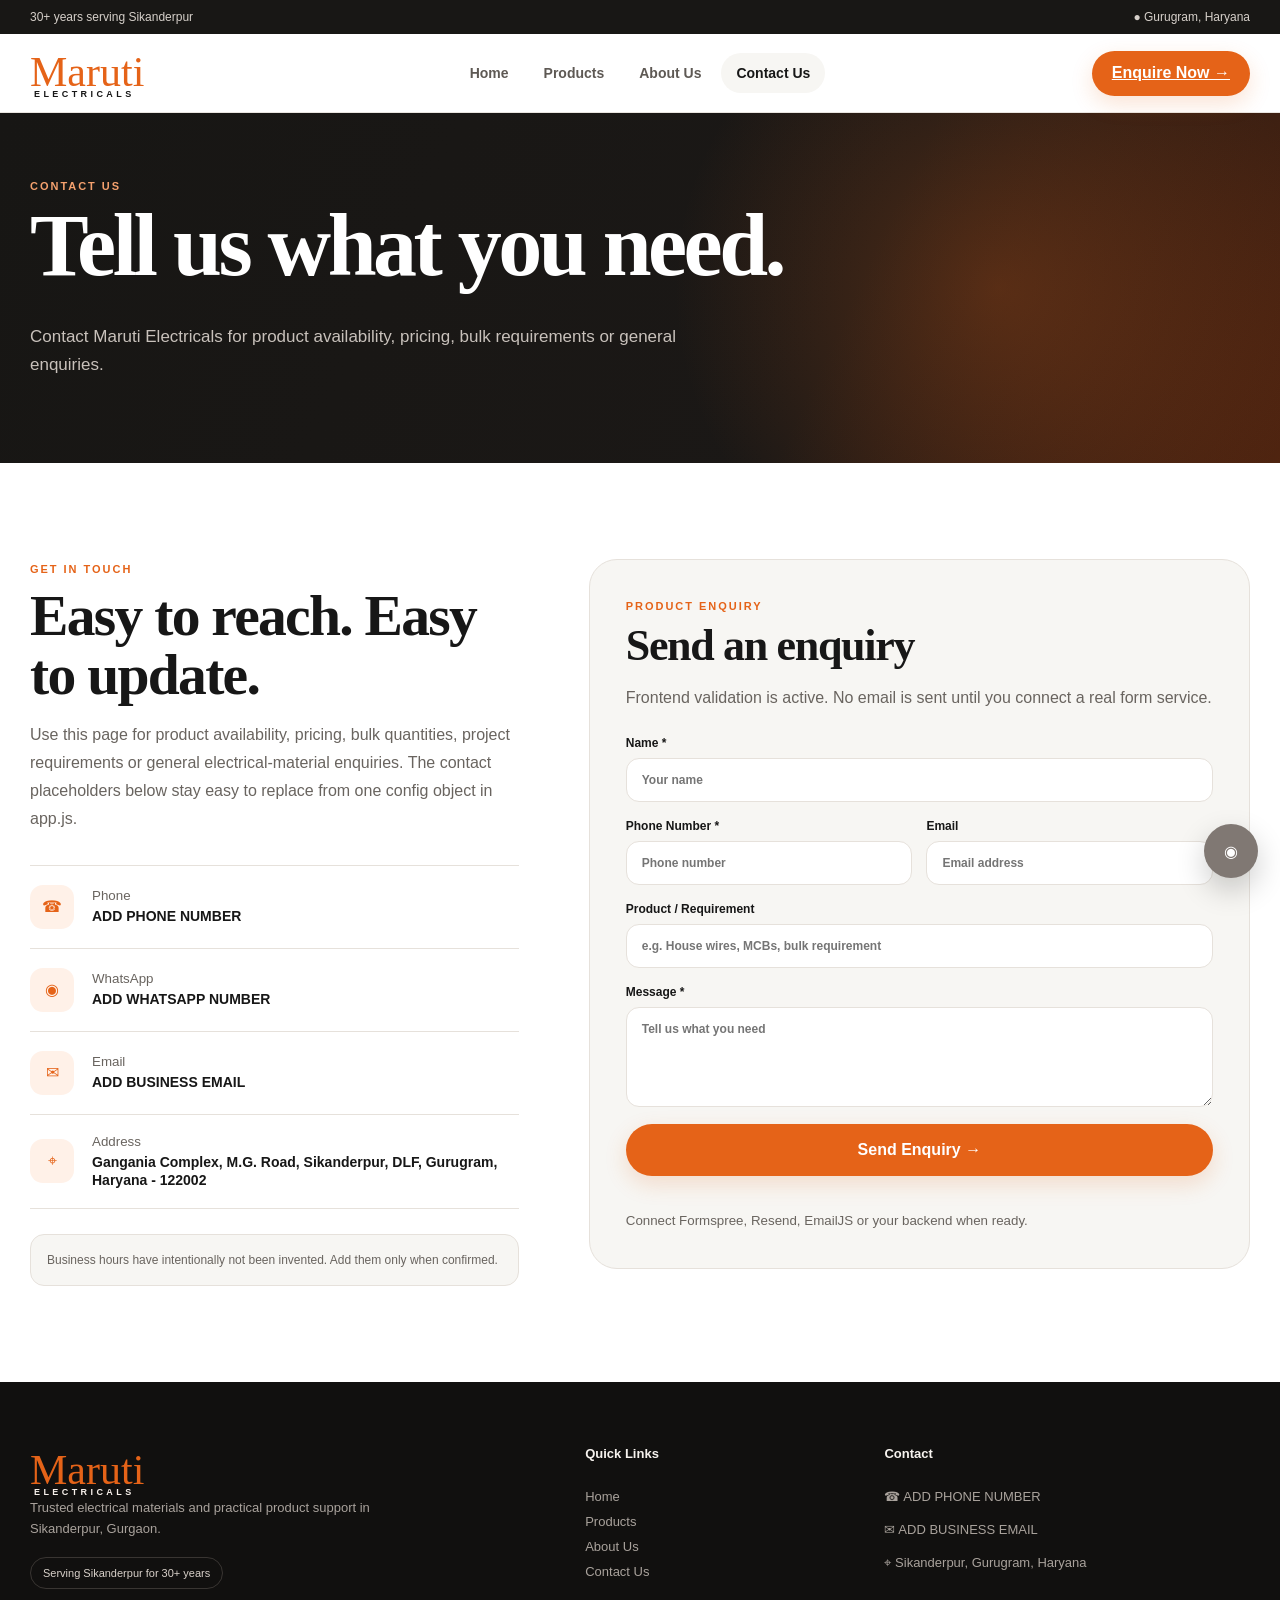
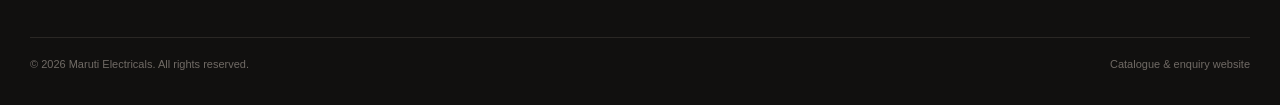
<file: contact.html>
<!doctype html><html lang="en"><head><meta charset="UTF-8"><meta name="viewport" content="width=device-width,initial-scale=1"><meta name="theme-color" content="#e56318"><link rel="stylesheet" href="styles.css"><script src="app.js"></script><title>Contact Us | Maruti Electricals</title><meta name="description" content="Contact Maruti Electricals for electrical product pricing, availability and bulk enquiries."></head><body><div id="siteHeader" data-active="Contact Us"></div><main><section class="page-hero contact-hero"><div class="container page-hero-inner"><span class="eyebrow light">Contact Us</span><h1>Tell us what you need.</h1><p>Contact Maruti Electricals for product availability, pricing, bulk requirements or general enquiries.</p></div></section><section class="section contact-section"><div class="container contact-grid"><div class="contact-details"><span class="eyebrow orange">Get in touch</span><h2>Easy to reach. Easy to update.</h2><p>Use this page for product availability, pricing, bulk quantities, project requirements or general electrical-material enquiries. The contact placeholders below stay easy to replace from one config object in app.js.</p><div class="contact-list"><div><span>☎</span><div><small>Phone</small><strong id="cPhone"></strong></div></div><div><span>◉</span><div><small>WhatsApp</small><strong id="cWhatsapp"></strong></div></div><div><span>✉</span><div><small>Email</small><strong id="cEmail"></strong></div></div><div><span>⌖</span><div><small>Address</small><strong id="cAddress"></strong></div></div></div><div class="config-note">Business hours have intentionally not been invented. Add them only when confirmed.</div></div><form class="enquiry-form" id="enquiryForm"><div class="form-head"><span class="eyebrow orange">Product Enquiry</span><h2>Send an enquiry</h2><p>Frontend validation is active. No email is sent until you connect a real form service.</p></div><label>Name *<input id="name" placeholder="Your name"></label><div class="form-two"><label>Phone Number *<input id="phone" placeholder="Phone number"></label><label>Email<input id="email" type="email" placeholder="Email address"></label></div><label>Product / Requirement<input id="product" placeholder="e.g. House wires, MCBs, bulk requirement"></label><label>Message *<textarea id="message" rows="5" placeholder="Tell us what you need"></textarea></label><button class="btn btn-primary btn-lg" type="submit">Send Enquiry →</button><div id="formStatus"></div><small class="form-helper">Connect Formspree, Resend, EmailJS or your backend when ready.</small></form></div></section></main><script>
document.addEventListener('DOMContentLoaded',()=>{cPhone.textContent=BUSINESS.phone;cWhatsapp.textContent=BUSINESS.whatsapp;cEmail.textContent=BUSINESS.email;cAddress.textContent=BUSINESS.address;const p=sessionStorage.getItem('marutiEnquiryProduct');if(p){product.value=p;sessionStorage.removeItem('marutiEnquiryProduct');}enquiryForm.addEventListener('submit',e=>{e.preventDefault();if(!name.value.trim()||!phone.value.trim()||!message.value.trim()){formStatus.className='form-status';formStatus.textContent='Please fill in your name, phone number and message.';return;}formStatus.className='form-status';formStatus.textContent='Form validated. Connect Formspree, Resend, EmailJS or your backend to send enquiries.';});});
</script><script>document.getElementById('siteHeader').outerHTML=header('Contact Us');document.write(footer())</script><div id="modalRoot"></div></body></html>
</file>
<file: styles.css>
:root {
  --primary-orange: #e56318;
  --primary-orange-dark: #bd4810;
  --orange-soft: #fff1e8;
  --background: #ffffff;
  --surface: #f7f6f3;
  --surface-warm: #f5f0ea;
  --text-primary: #171717;
  --text-secondary: #69645f;
  --border: #e6e1db;
  --dark: #181715;
  --dark-2: #24211f;
  --white: #ffffff;
  --shadow: 0 18px 50px rgba(33, 24, 18, 0.08);
  --radius: 22px;
  --radius-sm: 14px;
  --container: 1220px;
}

* { box-sizing: border-box; }
html { scroll-behavior: smooth; }
body {
  margin: 0;
  background: var(--background);
  color: var(--text-primary);
  font-family: Arial, Helvetica, sans-serif;
  -webkit-font-smoothing: antialiased;
}
button, input, textarea { font: inherit; }
button { cursor: pointer; }
a { color: inherit; }
img { max-width: 100%; display: block; }
.container { width: min(calc(100% - 40px), var(--container)); margin: 0 auto; }
.section { padding: 96px 0; }

.utility-bar { background: var(--dark); color: #d6d0ca; font-size: 12px; }
.utility-inner { min-height: 34px; display: flex; align-items: center; justify-content: space-between; gap: 18px; }
.utility-location { display: inline-flex; align-items: center; gap: 6px; }
.site-header { position: sticky; top: 0; z-index: 60; background: rgba(255,255,255,.94); backdrop-filter: blur(14px); border-bottom: 1px solid rgba(230,225,219,.85); }
.nav-inner { height: 78px; display: grid; grid-template-columns: 1fr auto 1fr; align-items: center; }
.brand-mark { border: 0; background: transparent; display: inline-flex; flex-direction: column; align-items: flex-start; padding: 0; color: var(--text-primary); line-height: 1; }
.brand-script { font-family: 'Brush Script MT', 'Segoe Script', cursive; font-size: 42px; color: var(--primary-orange); transform: translateY(3px); }
.brand-sub { font-size: 9px; letter-spacing: .38em; font-weight: 700; margin-left: 4px; }
.brand-mark--light .brand-sub { color: #f7f0eb; }
.desktop-nav { display: flex; align-items: center; gap: 5px; }
.nav-link { border: 0; background: transparent; padding: 12px 15px; border-radius: 999px; color: #5e5954; font-size: 14px; font-weight: 600; }
.nav-link:hover, .nav-link.active { color: var(--text-primary); background: var(--surface); }
.nav-actions { display: flex; justify-content: flex-end; align-items: center; }
.menu-btn { display: none; border: 0; background: var(--surface); border-radius: 12px; width: 44px; height: 44px; place-items: center; }
.mobile-panel { border-top: 1px solid var(--border); background: #fff; }
.mobile-links { padding: 16px 0 22px; display: grid; }
.mobile-link { border: 0; border-bottom: 1px solid var(--border); background: transparent; text-align: left; padding: 14px 4px; font-weight: 600; color: var(--text-secondary); }
.mobile-link.active { color: var(--primary-orange); }
.mobile-enquire { margin-top: 18px; }

.btn { border: 0; border-radius: 999px; min-height: 45px; padding: 0 20px; display: inline-flex; align-items: center; justify-content: center; gap: 8px; font-weight: 700; transition: .2s ease; }
.btn:hover { transform: translateY(-1px); }
.btn-primary { background: var(--primary-orange); color: white; box-shadow: 0 8px 22px rgba(229,99,24,.18); }
.btn-primary:hover { background: var(--primary-orange-dark); }
.btn-dark { background: var(--dark); color: white; }
.btn-light { background: white; color: var(--dark); }
.btn-ghost { background: transparent; color: var(--text-primary); border: 1px solid var(--border); }
.btn-lg { min-height: 52px; padding: 0 24px; }

.hero { overflow: hidden; background: linear-gradient(135deg, #fff 0%, #fbf7f3 62%, #fff1e7 100%); border-bottom: 1px solid var(--border); }
.hero-grid { min-height: 690px; display: grid; grid-template-columns: 1.02fr .98fr; align-items: center; gap: 50px; padding: 78px 0 64px; }
.trust-chip { display: inline-flex; gap: 9px; align-items: center; background: white; border: 1px solid var(--border); border-radius: 999px; padding: 8px 13px; font-size: 12px; font-weight: 700; box-shadow: 0 7px 20px rgba(0,0,0,.04); }
.trust-chip span { width: 8px; height: 8px; border-radius: 50%; background: var(--primary-orange); box-shadow: 0 0 0 5px var(--orange-soft); }
.hero h1 { font-family: Georgia, 'Times New Roman', serif; font-size: clamp(54px, 6.3vw, 92px); line-height: .98; letter-spacing: -.045em; margin: 25px 0 24px; max-width: 760px; }
.hero h1 em { color: var(--primary-orange); font-weight: 700; }
.hero-copy > p { font-size: 19px; line-height: 1.7; color: var(--text-secondary); max-width: 620px; }
.hero-actions { display: flex; gap: 12px; margin: 32px 0 42px; flex-wrap: wrap; }
.hero-meta { display: grid; grid-template-columns: repeat(3, minmax(0,1fr)); max-width: 670px; border-top: 1px solid var(--border); padding-top: 24px; }
.hero-meta div { display: grid; gap: 4px; padding-right: 22px; }
.hero-meta div + div { padding-left: 22px; border-left: 1px solid var(--border); }
.hero-meta strong { font-size: 17px; }
.hero-meta span { color: var(--text-secondary); font-size: 12px; }
.hero-art { position: relative; height: 560px; display: grid; place-items: center; }
.hero-glow { position: absolute; width: 350px; height: 350px; background: radial-gradient(circle, rgba(229,99,24,.24), rgba(229,99,24,0) 70%); filter: blur(5px); }
.hero-orbit { position: absolute; border: 1px solid rgba(229,99,24,.22); border-radius: 50%; }
.orbit-one { width: 440px; height: 440px; }
.orbit-two { width: 550px; height: 550px; border-style: dashed; opacity: .55; }
.hero-panel { position: absolute; z-index: 2; background: rgba(255,255,255,.9); backdrop-filter: blur(12px); border: 1px solid rgba(255,255,255,.9); box-shadow: 0 25px 65px rgba(76,44,23,.12); }
.main-panel { width: 300px; height: 365px; border-radius: 32px; display: flex; flex-direction: column; align-items: center; justify-content: center; color: var(--primary-orange); transform: rotate(-4deg); }
.main-panel span { color: var(--text-secondary); font-size: 11px; letter-spacing: .24em; margin-top: 25px; }
.main-panel b { color: var(--text-primary); font-size: 24px; margin-top: 5px; }
.mini-panel { width: 145px; height: 112px; border-radius: 22px; display: flex; flex-direction: column; gap: 10px; justify-content: center; align-items: center; color: var(--primary-orange); font-size: 12px; font-weight: 700; }
.mini-a { left: 0; top: 88px; transform: rotate(5deg); }
.mini-b { right: 8px; top: 125px; transform: rotate(-5deg); }
.mini-c { right: 25px; bottom: 90px; transform: rotate(6deg); }

.eyebrow { font-size: 11px; text-transform: uppercase; letter-spacing: .18em; font-weight: 800; color: var(--text-secondary); }
.eyebrow.orange { color: var(--primary-orange); }
.eyebrow.light { color: #f5a16e; }
.section-heading { margin-bottom: 42px; }
.section-heading h2, .heritage-copy h2, .location-copy h2, .story-copy h2, .contact-details h2, .form-head h2 { font-family: Georgia, 'Times New Roman', serif; font-size: clamp(38px, 4.5vw, 62px); line-height: 1.03; letter-spacing: -.03em; margin: 9px 0 0; }
.section-heading p, .heritage-copy p, .location-copy p, .story-copy p, .contact-details > p, .form-head p { color: var(--text-secondary); line-height: 1.75; }
.heading-row { display: grid; grid-template-columns: 1fr .65fr; gap: 80px; align-items: end; }
.heading-row > p { margin: 0; max-width: 500px; justify-self: end; }
.centered { text-align: center; max-width: 720px; margin-left: auto; margin-right: auto; }
.centered p { margin: 14px auto 0; max-width: 640px; }

.category-section { background: #fff; }
.category-grid { display: grid; grid-template-columns: repeat(4, 1fr); gap: 14px; }
.category-card { border: 1px solid var(--border); background: var(--surface); min-height: 250px; border-radius: 20px; padding: 26px; text-align: left; transition: .25s ease; position: relative; overflow: hidden; }
.category-card::after { content: ''; position: absolute; width: 110px; height: 110px; border-radius: 50%; background: var(--orange-soft); right: -45px; top: -45px; transition: .25s ease; }
.category-card:hover { transform: translateY(-5px); background: white; box-shadow: var(--shadow); border-color: #efd1bf; }
.category-card:hover::after { transform: scale(1.5); }
.category-icon { width: 54px; height: 54px; display: grid; place-items: center; border-radius: 15px; background: white; color: var(--primary-orange); border: 1px solid var(--border); position: relative; z-index: 1; }
.category-card h3 { margin: 22px 0 9px; font-size: 17px; position: relative; z-index: 1; }
.category-card p { margin: 0; color: var(--text-secondary); line-height: 1.6; font-size: 13px; position: relative; z-index: 1; }
.category-card > span { position: absolute; bottom: 24px; left: 26px; display: inline-flex; align-items: center; gap: 7px; color: var(--primary-orange); font-size: 12px; font-weight: 800; }

.featured-section { background: var(--surface); }
.product-grid { display: grid; gap: 18px; }
.featured-grid { grid-template-columns: repeat(3, 1fr); }
.catalogue-grid { grid-template-columns: repeat(3, 1fr); }
.product-card { background: white; border: 1px solid var(--border); border-radius: 22px; overflow: hidden; transition: .25s ease; }
.product-card:hover { transform: translateY(-4px); box-shadow: var(--shadow); }
.product-visual { height: 260px; width: 100%; border: 0; background: linear-gradient(145deg, #f6f4f1, #fbfaf9); position: relative; display: grid; place-items: center; color: var(--primary-orange); overflow: hidden; }
.product-visual::before { content: ''; position: absolute; width: 170px; height: 170px; border-radius: 50%; background: white; box-shadow: 0 12px 40px rgba(0,0,0,.04); }
.product-visual svg, .product-visual img { position: relative; z-index: 2; }
.visual-grid { position: absolute; inset: 0; opacity: .25; background-image: linear-gradient(#dedad5 1px, transparent 1px), linear-gradient(90deg, #dedad5 1px, transparent 1px); background-size: 28px 28px; mask-image: linear-gradient(to bottom, transparent, black 20%, black 80%, transparent); }
.product-copy { padding: 22px; }
.product-copy h3 { font-size: 19px; margin: 7px 0 8px; }
.product-copy p { color: var(--text-secondary); line-height: 1.6; font-size: 13px; min-height: 42px; }
.product-actions { display: flex; align-items: center; justify-content: space-between; gap: 12px; border-top: 1px solid var(--border); margin-top: 18px; padding-top: 16px; }
.text-link { border: 0; background: transparent; padding: 0; display: inline-flex; align-items: center; gap: 6px; font-size: 12px; font-weight: 800; }
.mini-enquire { border: 0; border-radius: 999px; background: var(--orange-soft); color: var(--primary-orange-dark); font-size: 11px; font-weight: 800; padding: 8px 12px; }
.product-card--compact .product-visual { height: 210px; }
.product-card--compact .product-copy p { display: none; }
.center-cta { display: flex; justify-content: center; margin-top: 34px; }

.why-section { background: #fff; }
.reason-grid { display: grid; grid-template-columns: repeat(3, 1fr); border: 1px solid var(--border); border-radius: 24px; overflow: hidden; }
.reason-card { padding: 30px; min-height: 190px; }
.reason-card:nth-child(-n+3) { border-bottom: 1px solid var(--border); }
.reason-card:not(:nth-child(3n)) { border-right: 1px solid var(--border); }
.reason-card svg { color: var(--primary-orange); }
.reason-card h3 { margin: 18px 0 8px; font-size: 16px; }
.reason-card p { margin: 0; color: var(--text-secondary); line-height: 1.6; font-size: 13px; }

.heritage-section { background: var(--dark); color: white; padding: 94px 0; overflow: hidden; position: relative; }
.heritage-section::after { content: ''; position: absolute; width: 440px; height: 440px; border: 1px solid rgba(255,255,255,.08); border-radius: 50%; right: -120px; top: -120px; }
.heritage-grid { display: grid; grid-template-columns: .75fr 1.25fr; gap: 90px; align-items: center; position: relative; z-index: 1; }
.heritage-number { font-family: Georgia, 'Times New Roman', serif; display: flex; align-items: flex-start; color: var(--primary-orange); }
.heritage-number > span { font-size: clamp(150px, 19vw, 260px); line-height: .72; letter-spacing: -.08em; }
.heritage-number sup { font-size: 55px; }
.heritage-number small { writing-mode: vertical-rl; font-family: 'DM Sans', sans-serif; color: #ded5ce; font-size: 10px; letter-spacing: .3em; margin: 20px 0 0 15px; }
.heritage-copy p { color: #bbb3ad; max-width: 700px; font-size: 16px; }
.heritage-copy .btn { margin-top: 20px; }

.find-section { background: white; }
.find-card { background: var(--surface-warm); border: 1px solid var(--border); border-radius: 28px; padding: 42px; display: grid; grid-template-columns: auto 1fr auto; gap: 28px; align-items: center; }
.find-icon { width: 72px; height: 72px; border-radius: 20px; display: grid; place-items: center; background: var(--primary-orange); color: white; }
.find-card h2 { margin: 6px 0 6px; font-family: Georgia, 'Times New Roman', serif; font-size: 36px; }
.find-card p { color: var(--text-secondary); margin: 0; }

.location-section { padding-top: 30px; }
.location-grid { display: grid; grid-template-columns: .8fr 1.2fr; gap: 60px; align-items: center; }
.location-copy p { font-size: 17px; line-height: 1.8; }
.map-placeholder { min-height: 390px; border-radius: 28px; background: #eeece8; border: 1px solid var(--border); display: flex; align-items: center; justify-content: center; flex-direction: column; position: relative; overflow: hidden; color: var(--primary-orange); }
.map-placeholder strong { color: var(--text-primary); font-size: 22px; margin-top: 10px; }
.map-placeholder span { color: var(--text-secondary); font-size: 12px; margin-top: 7px; text-align: center; padding: 0 20px; }
.map-grid { position: absolute; inset: -30px; opacity: .55; background-image: linear-gradient(36deg, transparent 40%, #d9d4cf 41%, #d9d4cf 44%, transparent 45%), linear-gradient(-34deg, transparent 44%, #d9d4cf 45%, #d9d4cf 48%, transparent 49%); background-size: 110px 90px; }
.map-placeholder > :not(.map-grid) { position: relative; z-index: 1; }

.page-hero { background: var(--dark); color: white; position: relative; overflow: hidden; }
.page-hero::after { content: ''; position: absolute; inset: 0; background: radial-gradient(circle at 78% 50%, rgba(229,99,24,.25), transparent 32%); pointer-events: none; }
.page-hero-inner { min-height: 350px; display: flex; flex-direction: column; justify-content: center; position: relative; z-index: 1; }
.page-hero h1 { font-family: Georgia, 'Times New Roman', serif; font-size: clamp(52px, 7vw, 88px); line-height: .95; margin: 12px 0 18px; letter-spacing: -.04em; max-width: 870px; }
.page-hero p { color: #c8c1bb; max-width: 720px; font-size: 17px; line-height: 1.65; }
.products-hero { background: linear-gradient(115deg, #171614 0%, #201b18 68%, #5b2811 100%); }
.about-hero { background: linear-gradient(115deg, #171614 0%, #241c18 60%, #713314 100%); }
.contact-hero { background: linear-gradient(115deg, #171614 0%, #1b1816 65%, #4f2410 100%); }

.catalog-toolbar { display: flex; justify-content: space-between; gap: 18px; align-items: center; margin-bottom: 18px; }
.search-box { display: flex; align-items: center; gap: 10px; height: 50px; border: 1px solid var(--border); border-radius: 999px; padding: 0 18px; min-width: min(100%, 460px); background: white; }
.search-box svg { color: var(--text-secondary); }
.search-box input { border: 0; outline: 0; width: 100%; background: transparent; }
.result-count { color: var(--text-secondary); display: flex; align-items: center; gap: 7px; font-size: 13px; }
.filter-row { display: flex; flex-wrap: wrap; gap: 8px; margin: 0 0 32px; }
.filter-pill { border: 1px solid var(--border); background: white; color: var(--text-secondary); border-radius: 999px; padding: 9px 14px; font-size: 12px; font-weight: 700; }
.filter-pill.active { background: var(--dark); border-color: var(--dark); color: white; }
.empty-state { padding: 70px 20px; text-align: center; background: var(--surface); border-radius: 22px; }

.modal-backdrop { position: fixed; inset: 0; z-index: 100; background: rgba(20,18,16,.65); backdrop-filter: blur(7px); display: grid; place-items: center; padding: 20px; }
.product-modal { width: min(940px, 100%); max-height: min(90vh, 720px); overflow: auto; background: white; border-radius: 28px; display: grid; grid-template-columns: 1fr 1fr; position: relative; box-shadow: 0 40px 120px rgba(0,0,0,.28); }
.modal-close { position: absolute; z-index: 2; right: 18px; top: 18px; width: 42px; height: 42px; border-radius: 50%; border: 1px solid var(--border); background: white; display: grid; place-items: center; }
.modal-visual { min-height: 520px; background: var(--surface); display: grid; place-items: center; color: var(--primary-orange); }
.modal-copy { padding: 65px 48px 48px; }
.modal-copy h2 { font-family: Georgia, 'Times New Roman', serif; font-size: 44px; margin: 8px 0 14px; }
.modal-copy > p { color: var(--text-secondary); line-height: 1.7; }
.detail-row { display: flex; justify-content: space-between; border-top: 1px solid var(--border); padding: 14px 0; margin-top: 18px; font-size: 13px; }
.price-note { margin: 28px 0 18px; background: var(--orange-soft); color: var(--primary-orange-dark); border-radius: 12px; padding: 13px 15px; font-weight: 800; font-size: 13px; }

.story-grid { display: grid; grid-template-columns: .8fr 1.2fr; gap: 80px; align-items: center; }
.story-art { min-height: 430px; border-radius: 30px; background: var(--primary-orange); color: white; display: grid; place-items: center; align-content: center; position: relative; overflow: hidden; }
.story-art::after { content: ''; width: 380px; height: 380px; border: 1px solid rgba(255,255,255,.25); border-radius: 50%; position: absolute; }
.story-30 { font-family: Georgia, 'Times New Roman', serif; font-size: 150px; line-height: .8; letter-spacing: -.08em; z-index: 1; }
.story-30 sup { font-size: 42px; }
.story-art > span { z-index: 1; font-size: 10px; font-weight: 800; letter-spacing: .3em; margin-top: 24px; }
.story-copy p { font-size: 16px; }
.principles-section { background: var(--surface); }
.principle-grid { display: grid; grid-template-columns: repeat(4, 1fr); gap: 14px; }
.principle-card { background: white; border: 1px solid var(--border); border-radius: 20px; padding: 28px; min-height: 230px; }
.principle-card svg { color: var(--primary-orange); }
.principle-card h3 { margin: 25px 0 9px; }
.principle-card p { color: var(--text-secondary); font-size: 13px; line-height: 1.65; }
.audience-grid { display: grid; grid-template-columns: repeat(3, 1fr); gap: 12px; }
.audience-pill { border: 1px solid var(--border); border-radius: 15px; min-height: 72px; display: flex; align-items: center; gap: 14px; padding: 0 20px; font-weight: 700; background: white; }
.audience-pill svg { color: var(--primary-orange); }

.contact-grid { display: grid; grid-template-columns: .85fr 1.15fr; gap: 70px; align-items: start; }
.contact-list { margin-top: 32px; display: grid; border-top: 1px solid var(--border); }
.contact-list > div { display: grid; grid-template-columns: 48px 1fr; gap: 14px; align-items: center; padding: 19px 0; border-bottom: 1px solid var(--border); }
.contact-list > div > span { width: 44px; height: 44px; border-radius: 13px; background: var(--orange-soft); color: var(--primary-orange); display: grid; place-items: center; }
.contact-list svg { width: 20px; }
.contact-list small { display: block; color: var(--text-secondary); margin-bottom: 4px; }
.contact-list strong { font-size: 14px; overflow-wrap: anywhere; }
.config-note { margin-top: 25px; padding: 16px; background: var(--surface); border: 1px solid var(--border); border-radius: 14px; display: flex; gap: 10px; align-items: flex-start; color: var(--text-secondary); font-size: 12px; line-height: 1.5; }
.enquiry-form { background: var(--surface); border: 1px solid var(--border); border-radius: 28px; padding: 36px; display: grid; gap: 17px; }
.form-head { margin-bottom: 7px; }
.form-head h2 { font-size: 44px; }
.form-head p { margin-bottom: 0; }
.enquiry-form label { display: grid; gap: 8px; font-size: 12px; font-weight: 700; }
.enquiry-form input, .enquiry-form textarea { width: 100%; border: 1px solid var(--border); border-radius: 13px; background: white; outline: 0; padding: 14px 15px; color: var(--text-primary); }
.enquiry-form input:focus, .enquiry-form textarea:focus { border-color: var(--primary-orange); box-shadow: 0 0 0 3px rgba(229,99,24,.1); }
.form-two { display: grid; grid-template-columns: 1fr 1fr; gap: 14px; }
.form-status { border-radius: 12px; padding: 13px; background: var(--orange-soft); color: var(--primary-orange-dark); font-size: 12px; line-height: 1.5; }
.form-helper { color: var(--text-secondary); line-height: 1.6; }
.form-helper code { background: white; border: 1px solid var(--border); padding: 2px 5px; border-radius: 5px; }

.footer { background: #11100f; color: white; padding: 64px 0 20px; }
.footer-grid { display: grid; grid-template-columns: 1.3fr .6fr 1fr; gap: 80px; padding-bottom: 48px; }
.footer-brand p { color: #a9a29c; max-width: 390px; line-height: 1.65; }
.footer-pill { display: inline-flex; border: 1px solid #393532; color: #d9d1ca; border-radius: 999px; padding: 9px 12px; font-size: 11px; margin-top: 9px; }
.footer h4 { margin: 0 0 18px; font-size: 13px; color: #f7f3ef; }
.footer-grid > div:not(.footer-brand) { display: flex; flex-direction: column; gap: 10px; }
.footer button { color: #a9a29c; border: 0; background: transparent; padding: 0; text-align: left; font-size: 13px; }
.footer button:hover { color: white; }
.footer-grid p { color: #a9a29c; font-size: 13px; display: flex; align-items: flex-start; gap: 8px; margin: 0 0 8px; }
.footer-grid p svg { flex: 0 0 auto; margin-top: 1px; }
.footer-bottom { min-height: 48px; border-top: 1px solid #2a2724; padding-top: 20px; color: #706a65; font-size: 11px; display: flex; justify-content: space-between; gap: 15px; }
.whatsapp-float { position: fixed; z-index: 55; right: 22px; bottom: 22px; width: 54px; height: 54px; border-radius: 50%; border: 0; background: #1d9f55; color: white; display: grid; place-items: center; box-shadow: 0 12px 30px rgba(0,0,0,.2); }
.whatsapp-float.placeholder { background: #807873; }

@media (max-width: 1050px) {
  .hero-grid { grid-template-columns: 1fr; padding-top: 70px; }
  .hero-art { height: 470px; }
  .category-grid { grid-template-columns: repeat(2, 1fr); }
  .featured-grid, .catalogue-grid { grid-template-columns: repeat(2, 1fr); }
  .principle-grid { grid-template-columns: repeat(2, 1fr); }
  .heritage-grid, .location-grid, .story-grid, .contact-grid { gap: 42px; }
}

@media (max-width: 820px) {
  .utility-location { display: none; }
  .utility-inner { justify-content: center; }
  .nav-inner { grid-template-columns: 1fr auto; }
  .desktop-nav, .desktop-cta { display: none; }
  .menu-btn { display: grid; }
  .section { padding: 72px 0; }
  .heading-row { grid-template-columns: 1fr; gap: 12px; }
  .heading-row > p { justify-self: start; }
  .reason-grid { grid-template-columns: repeat(2, 1fr); }
  .reason-card:nth-child(-n+3) { border-bottom: 0; }
  .reason-card:nth-child(-n+4) { border-bottom: 1px solid var(--border); }
  .reason-card:not(:nth-child(3n)) { border-right: 0; }
  .reason-card:nth-child(odd) { border-right: 1px solid var(--border); }
  .heritage-grid, .location-grid, .story-grid, .contact-grid { grid-template-columns: 1fr; }
  .heritage-grid { gap: 60px; }
  .find-card { grid-template-columns: auto 1fr; }
  .find-card > .btn { grid-column: 2; justify-self: start; }
  .product-modal { grid-template-columns: 1fr; }
  .modal-visual { min-height: 260px; }
  .modal-copy { padding: 36px 28px; }
  .footer-grid { grid-template-columns: 1fr 1fr; gap: 45px; }
  .footer-brand { grid-column: 1 / -1; }
}

@media (max-width: 620px) {
  .container { width: min(calc(100% - 28px), var(--container)); }
  .nav-inner { height: 68px; }
  .brand-script { font-size: 36px; }
  .hero-grid { min-height: auto; padding: 55px 0 42px; gap: 30px; }
  .hero h1 { font-size: 50px; }
  .hero-copy > p { font-size: 16px; }
  .hero-meta { grid-template-columns: 1fr; gap: 0; }
  .hero-meta div, .hero-meta div + div { border-left: 0; border-bottom: 1px solid var(--border); padding: 13px 0; }
  .hero-art { height: 400px; transform: scale(.88); margin: -20px -30px 0; }
  .orbit-one { width: 360px; height: 360px; }
  .orbit-two { width: 440px; height: 440px; }
  .main-panel { width: 250px; height: 310px; }
  .mini-panel { width: 125px; height: 98px; }
  .category-grid, .featured-grid, .catalogue-grid, .principle-grid, .audience-grid { grid-template-columns: 1fr; }
  .category-card { min-height: 230px; }
  .reason-grid { grid-template-columns: 1fr; }
  .reason-card, .reason-card:nth-child(-n+4), .reason-card:nth-child(odd) { border-right: 0; border-bottom: 1px solid var(--border); }
  .reason-card:last-child { border-bottom: 0; }
  .heritage-number > span { font-size: 155px; }
  .heritage-number sup { font-size: 38px; }
  .find-card { grid-template-columns: 1fr; padding: 28px; }
  .find-card > .btn { grid-column: 1; }
  .page-hero-inner { min-height: 310px; }
  .page-hero h1 { font-size: 52px; }
  .catalog-toolbar { align-items: stretch; flex-direction: column; }
  .search-box { min-width: 0; width: 100%; }
  .form-two { grid-template-columns: 1fr; }
  .enquiry-form { padding: 24px; }
  .form-head h2 { font-size: 38px; }
  .footer-grid { grid-template-columns: 1fr; gap: 34px; }
  .footer-brand { grid-column: auto; }
  .footer-bottom { flex-direction: column; }
}
.nav-link,.mobile-link,.category-card,.footer a { text-decoration:none; }
.category-card { display:block; }
.footer a { color:#a9a29c; font-size:13px; }
.footer a:hover { color:#fff; }
.find-icon { font-size:34px; }
.reason-card b,.principle-card b { color:var(--primary-orange); font-size:28px; font-weight:500; }
.brand-mark { text-decoration:none; }


/* Generic catalogue imagery */
.product-visual img { position: absolute; inset: 0; width: 100%; height: 100%; object-fit: cover; z-index: 2; transition: transform .35s ease; }
.product-card:hover .product-visual img { transform: scale(1.035); }
.product-visual:has(img)::before { display: none; }
.product-visual:has(img) .visual-grid { opacity: .16; mix-blend-mode: overlay; }
.product-copy .compact-description { display: -webkit-box; -webkit-line-clamp: 2; -webkit-box-orient: vertical; overflow: hidden; min-height: 42px; }
.modal-visual img { width: 100%; height: 100%; object-fit: cover; }
.spec-list { display: grid; gap: 8px; margin-top: 16px; }
.spec-list > div { background: var(--surface); border: 1px solid var(--border); border-radius: 10px; padding: 10px 12px; color: var(--text-secondary); font-size: 12px; }
.hero-photo-wrap { position: absolute; width: 72%; height: 78%; border-radius: 34px; overflow: hidden; box-shadow: 0 32px 80px rgba(63,39,24,.18); transform: rotate(-2.5deg); z-index: 1; }
.hero-photo { width: 100%; height: 100%; object-fit: cover; filter: saturate(.72) contrast(1.02); }
.hero-photo-wrap::after { content: ''; position: absolute; inset: 0; background: linear-gradient(180deg, transparent 35%, rgba(20,16,13,.28)); }
.hero-caption { width: 250px !important; height: auto !important; min-height: 155px; left: 8% !important; bottom: 10% !important; right: auto !important; top: auto !important; padding: 24px !important; display: flex !important; flex-direction: column; align-items: flex-start !important; justify-content: center !important; transform: none !important; }
.hero-caption small { color: var(--text-secondary); font-size: 10px; line-height: 1.5; margin-top: 8px; font-weight: 600; }
.story-photo { position: absolute; inset: 0; width: 100%; height: 100%; object-fit: cover; z-index: 0; }
.story-photo-overlay { position: absolute; inset: 0; background: linear-gradient(180deg, rgba(119,45,9,.34), rgba(119,45,9,.72)); z-index: 0; }
.story-art::after { z-index: 1; }
.story-art .story-30, .story-art > span { position: relative; z-index: 2; text-shadow: 0 8px 30px rgba(0,0,0,.28); }
.photo-note { color: var(--text-secondary); font-size: 11px; margin-top: 10px; }

.product-fallback { position: relative; z-index: 1; color: var(--primary-orange); }
.modal-visual .product-fallback { position: absolute; }
</file>
